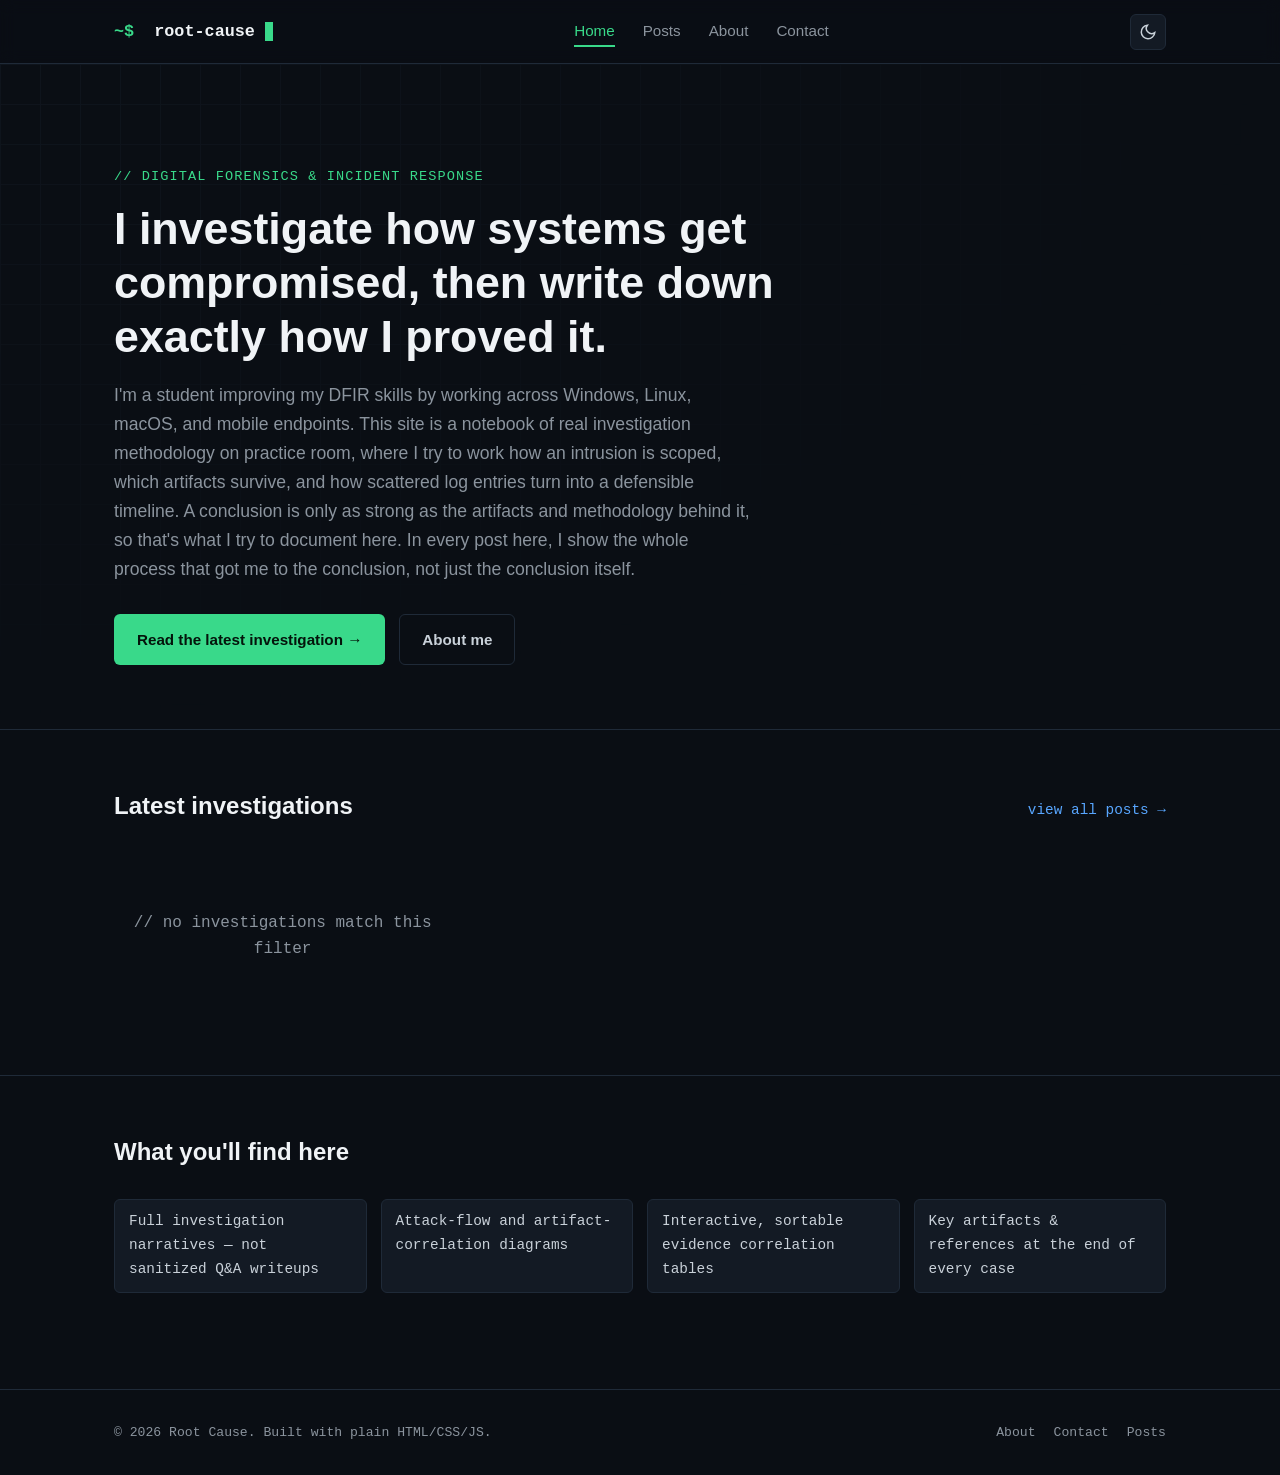
<file: index.html>
<!DOCTYPE html>
<html lang="en">
<head>
  <meta charset="UTF-8">
  <meta name="viewport" content="width=device-width, initial-scale=1.0">
  <title>Root Cause | Digital Forensics &amp; Incident Response</title>
  <meta name="description" content="Investigation write-ups in digital forensics and incident response: Windows, Linux, macOS, mobile, and email case studies.">
  <link rel="stylesheet" href="css/style.css">
  <link rel="stylesheet" href="css/syntax-highlight.css">
</head>
<body data-posts-json="posts.json">

  <header class="site-header">
    <div class="container">
      <a href="index.html" class="brand"><span class="prompt">~$</span>&nbsp;root-cause<span class="cursor"></span></a>
      <nav>
        <ul class="nav-links">
          <li><a href="index.html" class="active">Home</a></li>
          <li><a href="posts/index.html">Posts</a></li>
          <li><a href="about.html">About</a></li>
          <li><a href="contact.html">Contact</a></li>
        </ul>
      </nav>
      <div class="nav-actions">
        <button class="theme-toggle" data-theme-toggle aria-label="Toggle dark/light theme">
          <svg class="icon-moon" viewBox="0 0 24 24" fill="none" stroke="currentColor" stroke-width="2"><path d="M21 12.79A9 9 0 1111.21 3 7 7 0 0021 12.79z"/></svg>
          <svg class="icon-sun" viewBox="0 0 24 24" fill="none" stroke="currentColor" stroke-width="2"><circle cx="12" cy="12" r="5"/><path d="M12 1v2M12 21v2M4.22 4.22l1.42 1.42M18.36 18.36l1.42 1.42M1 12h2M21 12h2M4.22 19.78l1.42-1.42M18.36 5.64l1.42-1.42"/></svg>
        </button>
        <button class="nav-burger" data-nav-burger aria-label="Toggle menu">
          <svg viewBox="0 0 24 24" width="18" height="18" fill="none" stroke="currentColor" stroke-width="2"><path d="M3 12h18M3 6h18M3 18h18"/></svg>
        </button>
      </div>
    </div>
  </header>

  <div class="mobile-nav" data-mobile-nav>
    <ul>
      <li><a href="index.html">Home</a></li>
      <li><a href="posts/index.html">Posts</a></li>
      <li><a href="about.html">About</a></li>
      <li><a href="contact.html">Contact</a></li>
    </ul>
  </div>

  <main>
    <section class="hero">
      <div class="container">
        <p class="eyebrow">// digital forensics &amp; incident response</p>
        <h1>I investigate how systems get compromised, then write down exactly how I proved it.</h1>
        <p class="lede">
          I'm a student improving my DFIR skills by working across Windows, Linux, macOS, and mobile endpoints. This site is a
          notebook of real investigation methodology on practice room, where I try to work how an intrusion is scoped, which
          artifacts survive, and how scattered log entries turn into a defensible timeline.
          A conclusion is only as strong as the artifacts and methodology behind it, so that's what I try to document here. In every post here, I show the whole process that got me to the conclusion, not just the conclusion itself.
        </p>
        <div class="hero-actions">
          <a class="btn btn-primary" href="posts/2026-01-15-pass-the-hash-lateral-movement.html">Read the latest investigation →</a>
          <a class="btn btn-ghost" href="about.html">About me</a>
        </div>
      </div>
    </section>

    <section class="section">
      <div class="container">
        <div class="section-head">
          <h2>Latest investigations</h2>
          <a class="view-all" href="posts/index.html">view all posts →</a>
        </div>
        <div id="latest-posts" class="post-grid" data-limit="3">
          <p class="empty-state">// loading posts…</p>
        </div>
      </div>
    </section>

    <section class="section" style="border-top:1px solid var(--border);">
      <div class="container">
        <div class="section-head"><h2>What you'll find here</h2></div>
        <ul class="skill-list" style="display:grid;grid-template-columns:repeat(auto-fill,minmax(220px,1fr));gap:14px;">
          <li>Full investigation narratives — not sanitized Q&amp;A writeups</li>
          <li>Attack-flow and artifact-correlation diagrams</li>
          <li>Interactive, sortable evidence correlation tables</li>
          <li>Key artifacts &amp; references at the end of every case</li>
        </ul>
      </div>
    </section>
  </main>

  <footer class="site-footer">
    <div class="container">
      <span>© 2026 Root Cause. Built with plain HTML/CSS/JS.</span>
      <div class="footer-links">
        <a href="about.html">About</a>
        <a href="contact.html">Contact</a>
        <a href="posts/index.html">Posts</a>
      </div>
    </div>
  </footer>

  <script src="js/main.js"></script>
  <script src="js/filter.js"></script>
</body>
</html>
</file>
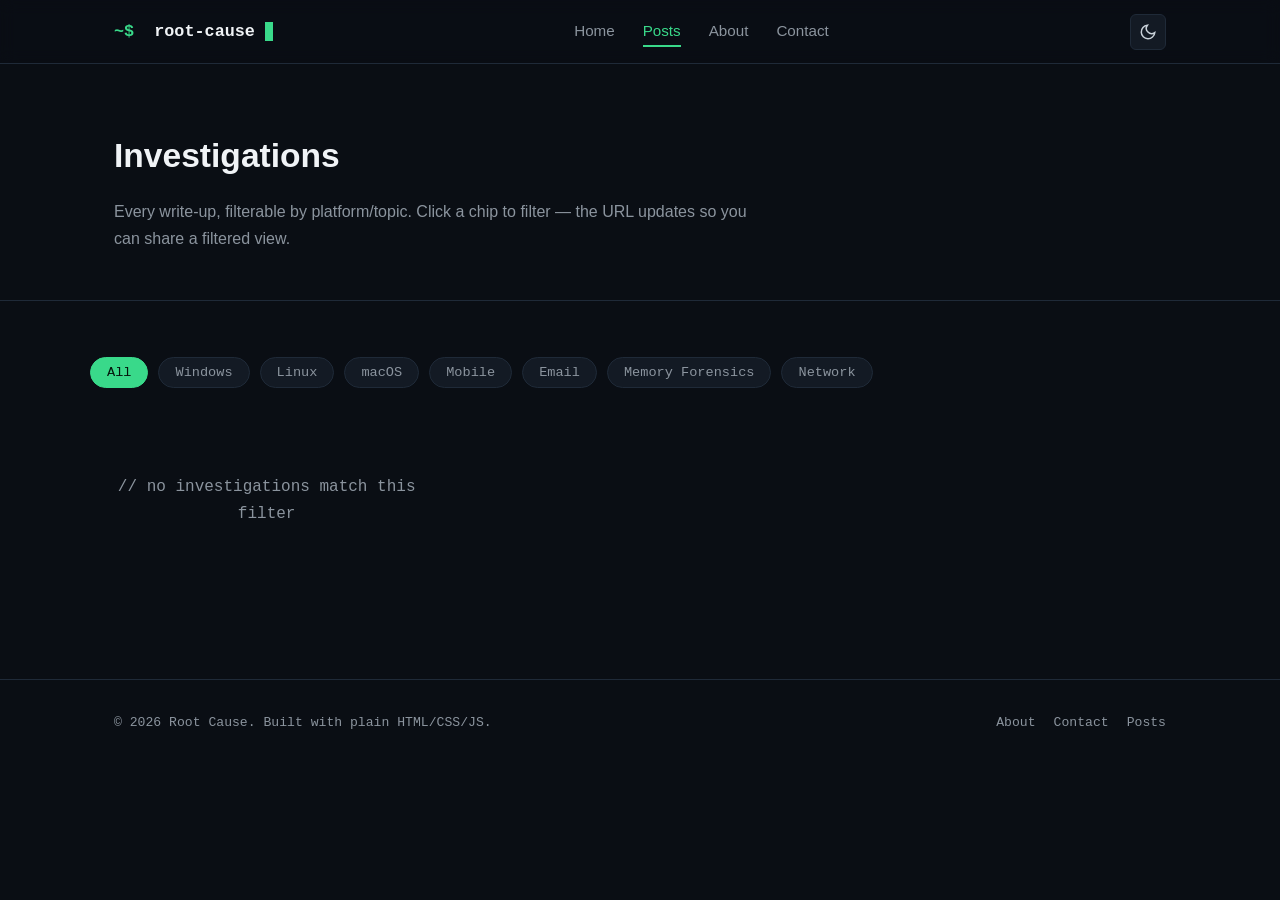
<file: posts/index.html>
<!DOCTYPE html>
<html lang="en">
<head>
  <meta charset="UTF-8">
  <meta name="viewport" content="width=device-width, initial-scale=1.0">
  <title>Posts | Root Cause</title>
  <meta name="description" content="All investigation write-ups, filterable by topic: Windows, Linux, macOS, Mobile, Email.">
  <link rel="stylesheet" href="../css/style.css">
  <link rel="stylesheet" href="../css/syntax-highlight.css">
</head>
<body data-posts-json="../posts.json">

  <header class="site-header">
    <div class="container">
      <a href="../index.html" class="brand"><span class="prompt">~$</span>&nbsp;root-cause<span class="cursor"></span></a>
      <nav>
        <ul class="nav-links">
          <li><a href="../index.html">Home</a></li>
          <li><a href="index.html" class="active">Posts</a></li>
          <li><a href="../about.html">About</a></li>
          <li><a href="../contact.html">Contact</a></li>
        </ul>
      </nav>
      <div class="nav-actions">
        <button class="theme-toggle" data-theme-toggle aria-label="Toggle dark/light theme">
          <svg class="icon-moon" viewBox="0 0 24 24" fill="none" stroke="currentColor" stroke-width="2"><path d="M21 12.79A9 9 0 1111.21 3 7 7 0 0021 12.79z"/></svg>
          <svg class="icon-sun" viewBox="0 0 24 24" fill="none" stroke="currentColor" stroke-width="2"><circle cx="12" cy="12" r="5"/><path d="M12 1v2M12 21v2M4.22 4.22l1.42 1.42M18.36 18.36l1.42 1.42M1 12h2M21 12h2M4.22 19.78l1.42-1.42M18.36 5.64l1.42-1.42"/></svg>
        </button>
        <button class="nav-burger" data-nav-burger aria-label="Toggle menu">
          <svg viewBox="0 0 24 24" width="18" height="18" fill="none" stroke="currentColor" stroke-width="2"><path d="M3 12h18M3 6h18M3 18h18"/></svg>
        </button>
      </div>
    </div>
  </header>

  <div class="mobile-nav" data-mobile-nav>
    <ul>
      <li><a href="../index.html">Home</a></li>
      <li><a href="index.html">Posts</a></li>
      <li><a href="../about.html">About</a></li>
      <li><a href="../contact.html">Contact</a></li>
    </ul>
  </div>

  <main>
    <div class="page-header">
      <div class="container">
        <h1>Investigations</h1>
        <p>Every write-up, filterable by platform/topic. Click a chip to filter — the URL updates so you can share a filtered view.</p>
      </div>
    </div>

    <div class="container section">
      <div class="filter-bar">
        <button class="filter-chip active" data-tag="all">All</button>
        <button class="filter-chip" data-tag="windows">Windows</button>
        <button class="filter-chip" data-tag="linux">Linux</button>
        <button class="filter-chip" data-tag="macos">macOS</button>
        <button class="filter-chip" data-tag="mobile">Mobile</button>
        <button class="filter-chip" data-tag="email">Email</button>
        <button class="filter-chip" data-tag="memory forensics">Memory Forensics</button>
        <button class="filter-chip" data-tag="network">Network</button>
      </div>

      <div id="post-grid" class="post-grid">
        <p class="empty-state">// loading posts…</p>
      </div>
    </div>
  </main>

  <footer class="site-footer">
    <div class="container">
      <span>© 2026 Root Cause. Built with plain HTML/CSS/JS.</span>
      <div class="footer-links">
        <a href="../about.html">About</a>
        <a href="../contact.html">Contact</a>
        <a href="index.html">Posts</a>
      </div>
    </div>
  </footer>

  <script src="../js/main.js"></script>
  <script src="../js/filter.js"></script>
</body>
</html>
</file>
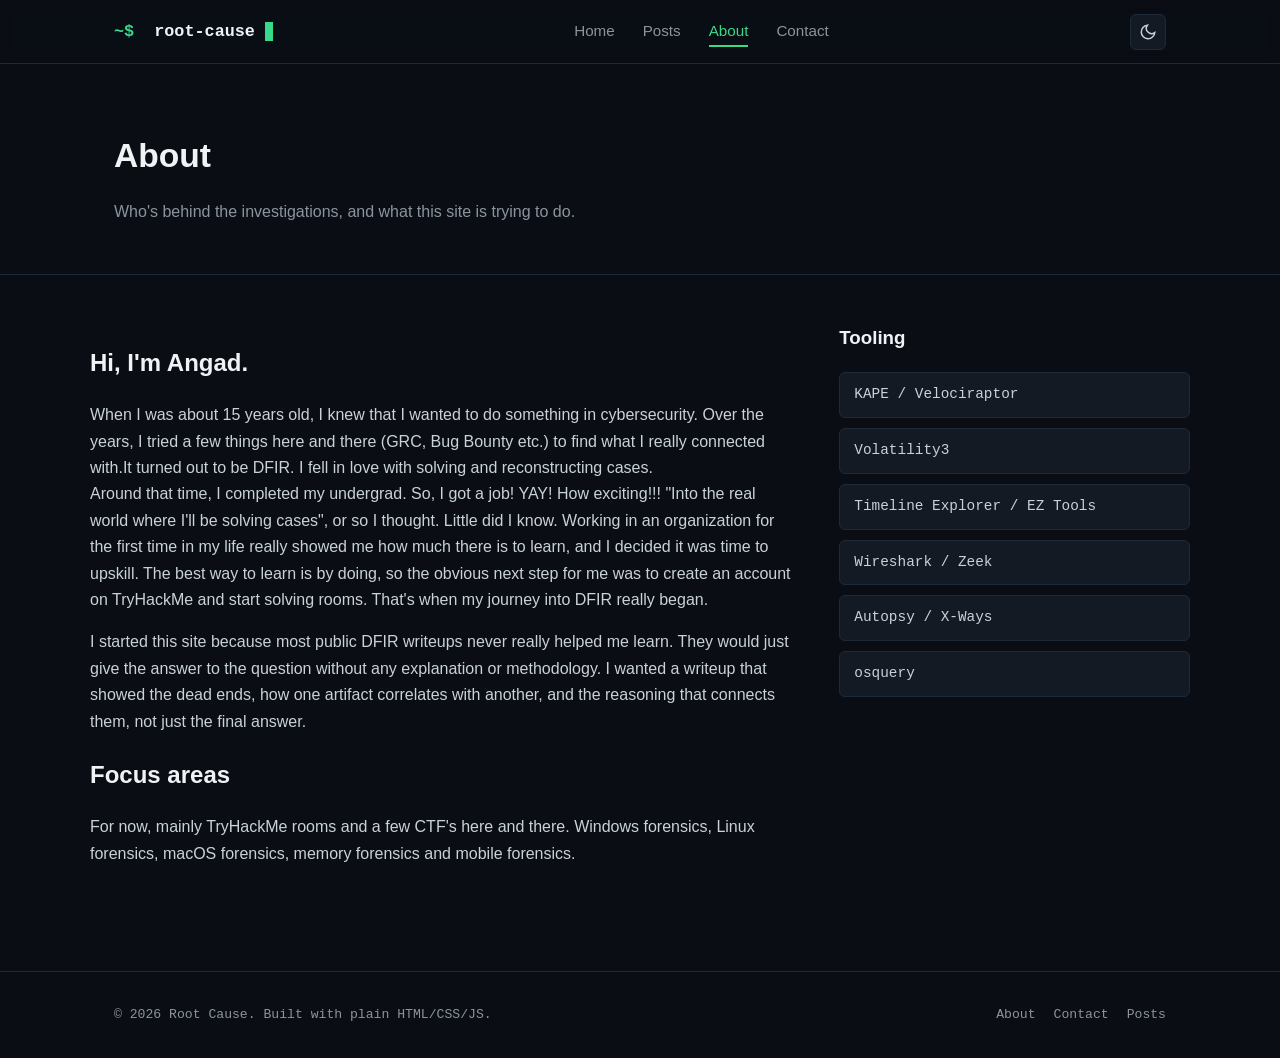
<file: about.html>
<!DOCTYPE html>
<html lang="en">
<head>
  <meta charset="UTF-8">
  <meta name="viewport" content="width=device-width, initial-scale=1.0">
  <title>About | Root Cause</title>
  <meta name="description" content="About the analyst behind Root Cause — background, tooling, and focus areas in DFIR.">
  <link rel="stylesheet" href="css/style.css">
  <link rel="stylesheet" href="css/syntax-highlight.css">
</head>
<body>

  <header class="site-header">
    <div class="container">
      <a href="index.html" class="brand"><span class="prompt">~$</span>&nbsp;root-cause<span class="cursor"></span></a>
      <nav>
        <ul class="nav-links">
          <li><a href="index.html">Home</a></li>
          <li><a href="posts/index.html">Posts</a></li>
          <li><a href="about.html" class="active">About</a></li>
          <li><a href="contact.html">Contact</a></li>
        </ul>
      </nav>
      <div class="nav-actions">
        <button class="theme-toggle" data-theme-toggle aria-label="Toggle dark/light theme">
          <svg class="icon-moon" viewBox="0 0 24 24" fill="none" stroke="currentColor" stroke-width="2"><path d="M21 12.79A9 9 0 1111.21 3 7 7 0 0021 12.79z"/></svg>
          <svg class="icon-sun" viewBox="0 0 24 24" fill="none" stroke="currentColor" stroke-width="2"><circle cx="12" cy="12" r="5"/><path d="M12 1v2M12 21v2M4.22 4.22l1.42 1.42M18.36 18.36l1.42 1.42M1 12h2M21 12h2M4.22 19.78l1.42-1.42M18.36 5.64l1.42-1.42"/></svg>
        </button>
        <button class="nav-burger" data-nav-burger aria-label="Toggle menu">
          <svg viewBox="0 0 24 24" width="18" height="18" fill="none" stroke="currentColor" stroke-width="2"><path d="M3 12h18M3 6h18M3 18h18"/></svg>
        </button>
      </div>
    </div>
  </header>

  <div class="mobile-nav" data-mobile-nav>
    <ul>
      <li><a href="index.html">Home</a></li>
      <li><a href="posts/index.html">Posts</a></li>
      <li><a href="about.html">About</a></li>
      <li><a href="contact.html">Contact</a></li>
    </ul>
  </div>

  <main>
    <div class="page-header">
      <div class="container">
        <h1>About</h1>
        <p>Who's behind the investigations, and what this site is trying to do.</p>
      </div>
    </div>

    <div class="container about-grid">
      <div class="reveal">
        <h2 style="color:var(--text-bright);">Hi, I'm Angad.</h2>
        <p>
         When I was about 15 years old, I knew that I wanted to do something in cybersecurity. Over the years, I tried a few things here and there (GRC, Bug Bounty etc.) to find what I really connected with.It turned out to be DFIR. I fell in love with solving and reconstructing cases. <br> Around that time, I completed my undergrad.
         So, I got a job! YAY! How exciting!!! "Into the real world where I'll be solving cases", or so I thought. Little did I know. Working in an organization for the first time in my life really showed me how much there is to learn, and I decided it was time to upskill. The best way to learn is by doing, so the obvious next step for me was to create an account on TryHackMe and start solving rooms. That's when my journey into DFIR really began.
        </p>
        <p>
         I started this site because most public DFIR writeups never really helped me learn. They would just give the answer to the question without any explanation or methodology. I wanted a writeup that showed the dead ends, how one artifact correlates with another, and the reasoning that connects them, not just the final answer.
        </p>

        <h2 style="color:var(--text-bright);">Focus areas</h2>
        <p>For now, mainly TryHackMe rooms and a few CTF's here and there.
           Windows forensics, Linux forensics, macOS forensics, memory forensics and mobile forensics. </p>
      </div>

      <div class="reveal">
        <h3 style="color:var(--text-bright); margin-top:0;">Tooling</h3>
        <ul class="skill-list">
          <li>KAPE / Velociraptor</li>
          <li>Volatility3</li>
          <li>Timeline Explorer / EZ Tools</li>
          <li>Wireshark / Zeek</li>
          <li>Autopsy / X-Ways</li>
          <li>osquery</li>
        </ul>
      </div>
    </div>
  </main>

  <footer class="site-footer">
    <div class="container">
      <span>© 2026 Root Cause. Built with plain HTML/CSS/JS.</span>
      <div class="footer-links">
        <a href="about.html">About</a>
        <a href="contact.html">Contact</a>
        <a href="posts/index.html">Posts</a>
      </div>
    </div>
  </footer>

  <script src="js/main.js"></script>
</body>
</html>
</file>
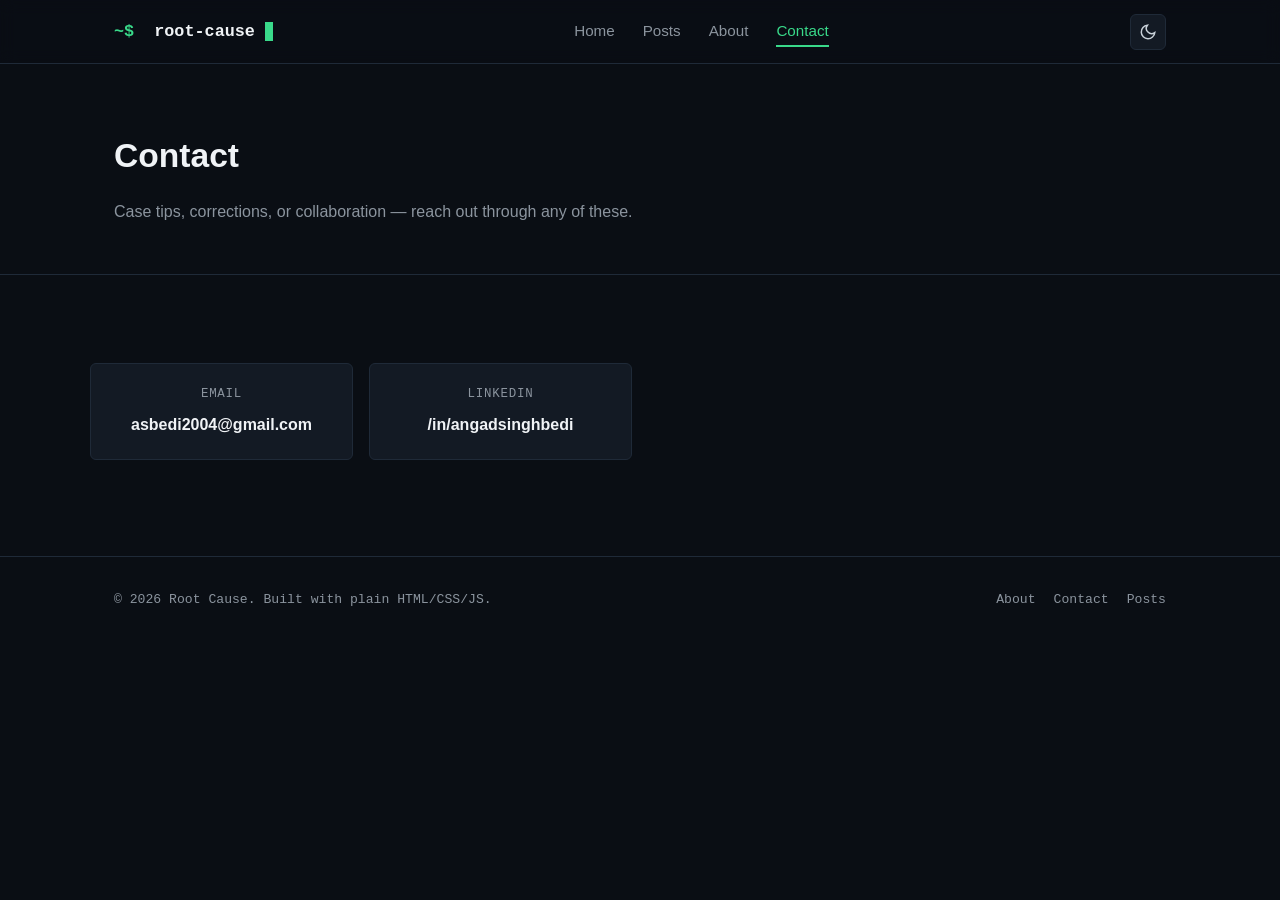
<file: contact.html>
<!DOCTYPE html>
<html lang="en">
<head>
  <meta charset="UTF-8">
  <meta name="viewport" content="width=device-width, initial-scale=1.0">
  <title>Contact | Root Cause</title>
  <meta name="description" content="Get in touch — email, GitHub, LinkedIn, and PGP key.">
  <link rel="stylesheet" href="css/style.css">
  <link rel="stylesheet" href="css/syntax-highlight.css">
</head>
<body>

  <header class="site-header">
    <div class="container">
      <a href="index.html" class="brand"><span class="prompt">~$</span>&nbsp;root-cause<span class="cursor"></span></a>
      <nav>
        <ul class="nav-links">
          <li><a href="index.html">Home</a></li>
          <li><a href="posts/index.html">Posts</a></li>
          <li><a href="about.html">About</a></li>
          <li><a href="contact.html" class="active">Contact</a></li>
        </ul>
      </nav>
      <div class="nav-actions">
        <button class="theme-toggle" data-theme-toggle aria-label="Toggle dark/light theme">
          <svg class="icon-moon" viewBox="0 0 24 24" fill="none" stroke="currentColor" stroke-width="2"><path d="M21 12.79A9 9 0 1111.21 3 7 7 0 0021 12.79z"/></svg>
          <svg class="icon-sun" viewBox="0 0 24 24" fill="none" stroke="currentColor" stroke-width="2"><circle cx="12" cy="12" r="5"/><path d="M12 1v2M12 21v2M4.22 4.22l1.42 1.42M18.36 18.36l1.42 1.42M1 12h2M21 12h2M4.22 19.78l1.42-1.42M18.36 5.64l1.42-1.42"/></svg>
        </button>
        <button class="nav-burger" data-nav-burger aria-label="Toggle menu">
          <svg viewBox="0 0 24 24" width="18" height="18" fill="none" stroke="currentColor" stroke-width="2"><path d="M3 12h18M3 6h18M3 18h18"/></svg>
        </button>
      </div>
    </div>
  </header>

  <div class="mobile-nav" data-mobile-nav>
    <ul>
      <li><a href="index.html">Home</a></li>
      <li><a href="posts/index.html">Posts</a></li>
      <li><a href="about.html">About</a></li>
      <li><a href="contact.html">Contact</a></li>
    </ul>
  </div>

  <main>
    <div class="page-header">
      <div class="container">
        <h1>Contact</h1>
        <p>Case tips, corrections, or collaboration — reach out through any of these.</p>
      </div>
    </div>

    <div class="container section">
      <div class="contact-methods">
        <a class="contact-card reveal" href="mailto:asbedi2004@gmail.com">
          <div class="label">Email</div>
          <div class="value">asbedi2004@gmail.com</div>
        </a>
        <a class="contact-card reveal" href="https://linkedin.com/in/angadsinghbedi" target="_blank" rel="noopener">
          <div class="label">LinkedIn</div>
          <div class="value">/in/angadsinghbedi </div>
        </a>
      </div>

  </main>

  <footer class="site-footer">
    <div class="container">
      <span>© 2026 Root Cause. Built with plain HTML/CSS/JS.</span>
      <div class="footer-links">
        <a href="about.html">About</a>
        <a href="contact.html">Contact</a>
        <a href="posts/index.html">Posts</a>
      </div>
    </div>
  </footer>

  <script src="js/main.js"></script>
  <script src="js/highlight.js"></script>
</body>
</html>
</file>
<file: css/style.css>
/* ==========================================================================
   DFIR Blog — core stylesheet
   No external fonts/CDNs: system font stack only, for fast/offline loads.
   ========================================================================== */

:root {
  --bg: #0a0e14;
  --bg-elevated: #111721;
  --bg-card: #131a24;
  --border: #1f2a38;
  --text: #c9d1d9;
  --text-dim: #8b949e;
  --text-bright: #f0f3f6;
  --accent: #39d98a;
  --accent-dim: #23a466;
  --accent-2: #58a6ff;
  --danger: #f85149;
  --warning: #d29922;
  --code-bg: #0d1117;
  --shadow: 0 4px 24px rgba(0, 0, 0, 0.4);
  --font-body: -apple-system, BlinkMacSystemFont, "Segoe UI", Roboto, "Helvetica Neue", Arial, sans-serif;
  --font-mono: ui-monospace, SFMono-Regular, "Cascadia Code", Consolas, "Liberation Mono", Menlo, monospace;
  --radius: 6px;
  --max-width: 1100px;
  --header-h: 64px;
}

[data-theme="light"] {
  --bg: #f6f8fa;
  --bg-elevated: #ffffff;
  --bg-card: #ffffff;
  --border: #d0d7de;
  --text: #1f2328;
  --text-dim: #57606a;
  --text-bright: #0a0e14;
  --accent: #1a7f4e;
  --accent-dim: #146b41;
  --accent-2: #0969da;
  --danger: #cf222e;
  --warning: #9a6700;
  --code-bg: #f6f8fa;
  --shadow: 0 4px 24px rgba(140, 149, 159, 0.2);
}

* { box-sizing: border-box; }

html {
  scroll-behavior: smooth;
}

body {
  margin: 0;
  background: var(--bg);
  color: var(--text);
  font-family: var(--font-body);
  font-size: 16px;
  line-height: 1.65;
  transition: background 0.25s ease, color 0.25s ease;
}

img { max-width: 100%; display: block; }

a { color: var(--accent-2); text-decoration: none; }
a:hover { text-decoration: underline; }

.container {
  max-width: var(--max-width);
  margin: 0 auto;
  padding: 0 24px;
}

/* ---------- Header / Nav ---------- */

.site-header {
  position: sticky;
  top: 0;
  z-index: 100;
  height: var(--header-h);
  display: flex;
  align-items: center;
  background: rgba(10, 14, 20, 0.85);
  backdrop-filter: blur(8px);
  border-bottom: 1px solid var(--border);
}

[data-theme="light"] .site-header {
  background: rgba(246, 248, 250, 0.85);
}

.site-header .container {
  display: flex;
  align-items: center;
  justify-content: space-between;
  width: 100%;
}

.brand {
  display: flex;
  align-items: center;
  gap: 10px;
  font-family: var(--font-mono);
  font-weight: 600;
  font-size: 1.05rem;
  color: var(--text-bright);
}

.brand .prompt {
  color: var(--accent);
}

.brand .cursor {
  display: inline-block;
  width: 8px;
  height: 1.1em;
  background: var(--accent);
  animation: blink 1.1s steps(1) infinite;
  vertical-align: text-bottom;
}

@keyframes blink {
  0%, 49% { opacity: 1; }
  50%, 100% { opacity: 0; }
}

.nav-links {
  display: flex;
  align-items: center;
  gap: 28px;
  list-style: none;
  margin: 0;
  padding: 0;
}

.nav-links a {
  color: var(--text-dim);
  font-size: 0.95rem;
  font-weight: 500;
  position: relative;
  padding: 4px 0;
}

.nav-links a:hover,
.nav-links a.active {
  color: var(--accent);
  text-decoration: none;
}

.nav-links a.active::after {
  content: "";
  position: absolute;
  left: 0; right: 0; bottom: -4px;
  height: 2px;
  background: var(--accent);
}

.nav-actions {
  display: flex;
  align-items: center;
  gap: 14px;
}

.theme-toggle, .nav-burger {
  background: var(--bg-card);
  border: 1px solid var(--border);
  color: var(--text);
  border-radius: var(--radius);
  width: 36px;
  height: 36px;
  display: flex;
  align-items: center;
  justify-content: center;
  cursor: pointer;
  transition: border-color 0.2s ease, transform 0.15s ease;
}

.theme-toggle:hover, .nav-burger:hover {
  border-color: var(--accent);
  transform: translateY(-1px);
}

.icon-sun, .icon-moon { display: none; width: 18px; height: 18px; }
[data-theme="light"] .icon-sun { display: block; }
:root:not([data-theme="light"]) .icon-moon { display: block; }

.nav-burger { display: none; }

/* ---------- Hero ---------- */

.hero {
  padding: 88px 0 64px;
  border-bottom: 1px solid var(--border);
  position: relative;
  overflow: hidden;
}

.hero::before {
  content: "";
  position: absolute;
  inset: 0;
  background-image:
    linear-gradient(var(--border) 1px, transparent 1px),
    linear-gradient(90deg, var(--border) 1px, transparent 1px);
  background-size: 40px 40px;
  opacity: 0.25;
  mask-image: radial-gradient(ellipse at top left, black, transparent 70%);
  pointer-events: none;
}

.hero .container { position: relative; }

.eyebrow {
  font-family: var(--font-mono);
  color: var(--accent);
  font-size: 0.85rem;
  letter-spacing: 0.08em;
  text-transform: uppercase;
  margin-bottom: 14px;
}

.hero h1 {
  font-size: clamp(1.9rem, 4vw, 2.8rem);
  line-height: 1.2;
  color: var(--text-bright);
  margin: 0 0 18px;
  max-width: 760px;
}

.hero p.lede {
  font-size: 1.1rem;
  color: var(--text-dim);
  max-width: 640px;
  margin: 0 0 30px;
}

.btn {
  display: inline-flex;
  align-items: center;
  gap: 8px;
  padding: 12px 22px;
  border-radius: var(--radius);
  font-weight: 600;
  font-size: 0.95rem;
  border: 1px solid transparent;
  cursor: pointer;
  transition: transform 0.15s ease, box-shadow 0.15s ease, background 0.15s ease;
}

.btn:hover { text-decoration: none; transform: translateY(-2px); }

.btn-primary {
  background: var(--accent);
  color: #04140b;
}
.btn-primary:hover { box-shadow: 0 6px 20px rgba(57, 217, 138, 0.35); }

.btn-ghost {
  background: transparent;
  border-color: var(--border);
  color: var(--text);
}
.btn-ghost:hover { border-color: var(--accent); color: var(--accent); }

.hero-actions { display: flex; gap: 14px; flex-wrap: wrap; }

/* ---------- Section headings ---------- */

.section {
  padding: 56px 0;
}

.section-head {
  display: flex;
  align-items: baseline;
  justify-content: space-between;
  margin-bottom: 28px;
  flex-wrap: wrap;
  gap: 12px;
}

.section-head h2 {
  font-size: 1.5rem;
  color: var(--text-bright);
  margin: 0;
}

.section-head .view-all {
  font-family: var(--font-mono);
  font-size: 0.9rem;
}

/* ---------- Post cards / grid ---------- */

.post-grid {
  display: grid;
  grid-template-columns: repeat(auto-fill, minmax(300px, 1fr));
  gap: 20px;
}

.post-card {
  background: var(--bg-card);
  border: 1px solid var(--border);
  border-radius: var(--radius);
  padding: 22px;
  display: flex;
  flex-direction: column;
  gap: 12px;
  transition: border-color 0.2s ease, transform 0.2s ease, box-shadow 0.2s ease;
  opacity: 0;
  transform: translateY(14px);
}

.post-card.in-view {
  opacity: 1;
  transform: translateY(0);
}

.post-card:hover {
  border-color: var(--accent);
  transform: translateY(-3px);
  box-shadow: var(--shadow);
}

.post-card .meta-row {
  display: flex;
  align-items: center;
  gap: 10px;
  font-family: var(--font-mono);
  font-size: 0.78rem;
  color: var(--text-dim);
}

.post-card h3 {
  margin: 0;
  font-size: 1.15rem;
  color: var(--text-bright);
}

.post-card h3 a { color: inherit; }

.post-card p {
  margin: 0;
  color: var(--text-dim);
  font-size: 0.92rem;
  flex: 1;
}

.tag-row {
  display: flex;
  flex-wrap: wrap;
  gap: 6px;
}

.tag {
  font-family: var(--font-mono);
  font-size: 0.72rem;
  padding: 3px 9px;
  border-radius: 999px;
  border: 1px solid var(--border);
  color: var(--text-dim);
}

.badge {
  font-family: var(--font-mono);
  font-size: 0.72rem;
  padding: 3px 9px;
  border-radius: 999px;
  font-weight: 600;
  text-transform: uppercase;
  letter-spacing: 0.03em;
}

.badge-beginner { background: rgba(57, 217, 138, 0.15); color: var(--accent); }
.badge-intermediate { background: rgba(210, 153, 34, 0.15); color: var(--warning); }
.badge-advanced { background: rgba(248, 81, 73, 0.15); color: var(--danger); }

/* ---------- Filters (posts index) ---------- */

.filter-bar {
  display: flex;
  flex-wrap: wrap;
  gap: 10px;
  margin-bottom: 30px;
}

.filter-chip {
  font-family: var(--font-mono);
  font-size: 0.85rem;
  background: var(--bg-card);
  border: 1px solid var(--border);
  color: var(--text-dim);
  padding: 7px 16px;
  border-radius: 999px;
  cursor: pointer;
  transition: all 0.15s ease;
}

.filter-chip:hover { border-color: var(--accent); color: var(--text); }

.filter-chip.active {
  background: var(--accent);
  border-color: var(--accent);
  color: #04140b;
}

.empty-state {
  color: var(--text-dim);
  font-family: var(--font-mono);
  padding: 40px 0;
  text-align: center;
}

/* ---------- Article ---------- */

.article-header {
  padding: 56px 0 32px;
  border-bottom: 1px solid var(--border);
}

.article-header h1 {
  font-size: clamp(1.6rem, 3.4vw, 2.3rem);
  color: var(--text-bright);
  margin: 14px 0;
}

.frontmatter {
  display: flex;
  flex-wrap: wrap;
  gap: 10px 24px;
  font-family: var(--font-mono);
  font-size: 0.85rem;
  color: var(--text-dim);
  margin: 18px 0;
}

.frontmatter .fm-item strong {
  color: var(--text);
  font-weight: 600;
}

.killchain-box {
  background: var(--bg-card);
  border-left: 3px solid var(--accent);
  border-radius: 0 var(--radius) var(--radius) 0;
  padding: 16px 20px;
  margin-top: 20px;
  font-size: 0.98rem;
}

.killchain-box .label {
  font-family: var(--font-mono);
  color: var(--accent);
  font-size: 0.75rem;
  text-transform: uppercase;
  letter-spacing: 0.08em;
  display: block;
  margin-bottom: 6px;
}

.article-body-wrap {
  display: grid;
  grid-template-columns: minmax(0, 1fr) 240px;
  gap: 48px;
  padding: 40px 0 80px;
  align-items: start;
}

.article-body {
  max-width: 720px;
  font-size: 1.03rem;
}

.article-body h2 {
  color: var(--text-bright);
  font-size: 1.4rem;
  margin: 44px 0 16px;
  scroll-margin-top: 84px;
}

.article-body h3 {
  color: var(--text-bright);
  font-size: 1.15rem;
  margin: 34px 0 12px;
  scroll-margin-top: 84px;
}

.article-body p { margin: 0 0 18px; color: var(--text); }
.article-body ul, .article-body ol { margin: 0 0 18px; padding-left: 24px; color: var(--text); }
.article-body li { margin-bottom: 6px; }
.article-body blockquote {
  margin: 20px 0;
  padding: 4px 18px;
  border-left: 3px solid var(--border);
  color: var(--text-dim);
  font-style: italic;
}

.article-body figure {
  margin: 28px 0;
}

.article-body figcaption {
  font-size: 0.85rem;
  color: var(--text-dim);
  margin-top: 10px;
  text-align: center;
  font-family: var(--font-mono);
}

.article-body figure img, .article-body figure svg {
  border: 1px solid var(--border);
  border-radius: var(--radius);
  background: var(--code-bg);
}

.diagram-wrap {
  background: var(--bg-card);
  border: 1px solid var(--border);
  border-radius: var(--radius);
  padding: 20px;
  margin: 28px 0;
  overflow-x: auto;
}

/* ---------- Code blocks ---------- */

pre {
  background: var(--code-bg);
  border: 1px solid var(--border);
  border-radius: var(--radius);
  padding: 16px 18px;
  overflow-x: auto;
  margin: 20px 0;
  position: relative;
}

pre code {
  font-family: var(--font-mono);
  font-size: 0.88rem;
  line-height: 1.6;
  color: var(--text);
}

code {
  font-family: var(--font-mono);
  background: var(--code-bg);
  padding: 2px 6px;
  border-radius: 4px;
  font-size: 0.88em;
}

pre code { background: none; padding: 0; }

.code-label {
  position: absolute;
  top: 0;
  right: 0;
  font-family: var(--font-mono);
  font-size: 0.7rem;
  color: var(--text-dim);
  background: var(--bg-elevated);
  border: 1px solid var(--border);
  border-top: none;
  border-right: none;
  border-radius: 0 6px 0 6px;
  padding: 3px 10px;
  text-transform: uppercase;
  letter-spacing: 0.05em;
}

/* ---------- Reconstructed timeline ---------- */
/* A borderless rail, not a boxed widget — the timeline reads as part of
   the article, not a separate panel dropped into it. */

.timeline-section ol {
  list-style: none;
  margin: 0;
  padding: 0;
  border-left: 1px solid var(--border);
}

.timeline-section li {
  display: grid;
  gap: 3px 16px;
  grid-template-columns: 1fr;
  padding: 13px 0 13px 20px;
  position: relative;
}

.timeline-section li::before {
  content: "";
  position: absolute;
  left: -3.5px;
  top: 21px;
  width: 6px;
  height: 6px;
  background: var(--accent);
  border-radius: 50%;
}

/* Marks the events where the investigation's severity actually escalates
   (credential theft, exfil, C2) — a deliberate color break in an
   otherwise uniform rail, not decoration. */
.timeline-section li.critical::before { background: var(--danger); }
.timeline-section li.critical .tl-time { color: var(--danger); }

@media (min-width: 46rem) {
  .timeline-section li {
    grid-template-columns: 10rem minmax(0, 1fr) 14rem;
    align-items: baseline;
  }
}

.tl-time {
  font-family: var(--font-mono);
  font-size: 0.82rem;
  color: var(--accent);
}

.tl-event { color: var(--text); font-size: 1rem; }

.tl-source {
  font-family: var(--font-mono);
  font-size: 0.75rem;
  color: var(--text-dim);
  word-break: break-word;
}

/* ---------- Evidence / artifact correlation table ---------- */
/* Same principle: a plain table that sits in the page flow — row-rule
   dividers only, no card, no shaded header band. */

.ev-controls {
  display: flex;
  flex-wrap: wrap;
  gap: 12px 20px;
  align-items: end;
  margin-bottom: 24px;
}

.ev-search {
  display: flex;
  flex-direction: column;
  gap: 6px;
}

.ev-search span {
  font-family: var(--font-mono);
  font-size: 0.72rem;
  color: var(--text-dim);
  text-transform: uppercase;
  letter-spacing: 0.05em;
}

#ev-q {
  background: var(--bg-card);
  border: 1px solid var(--border);
  color: var(--text);
  font-family: var(--font-mono);
  font-size: 0.85rem;
  padding: 9px 12px;
  border-radius: var(--radius);
  min-width: 15rem;
}

#ev-q:focus { outline: 1px solid var(--accent); }

.ev-controls .filter-bar { margin: 0; }

/* The article column is capped at 720px for prose readability, which is
   too narrow for 5 text-heavy columns — cramming them in forced every
   cell into a squeeze-wrap. Instead the table gets a min-width wider
   than that column and scrolls horizontally (desktop/tablet only —
   the media query below swaps to stacked cards on phones, where
   scrolling a wide table sideways is the worse of the two options). */
.ev-table-scroll { overflow-x: auto; padding-bottom: 2px; }

table.ev-table {
  width: 100%;
  min-width: 820px;
  border-collapse: collapse;
  font-size: 0.92rem;
}

table.ev-table th {
  text-align: left;
  font-family: var(--font-mono);
  font-size: 0.72rem;
  text-transform: uppercase;
  letter-spacing: 0.04em;
  color: var(--text-dim);
  border-top: 1px solid var(--border);
  border-bottom: 1px solid var(--border);
  padding: 10px 18px 10px 0;
  vertical-align: bottom;
}

table.ev-table td {
  padding: 14px 18px 14px 0;
  border-bottom: 1px solid var(--border);
  vertical-align: top;
  line-height: 1.5;
  transition: background 0.12s ease;
}

table.ev-table tbody tr:hover td { background: rgba(57, 217, 138, 0.05); }
table.ev-table tbody tr:last-child td { border-bottom: none; }

table.ev-table td.mono {
  font-family: var(--font-mono);
  font-size: 0.84rem;
  word-break: break-word;
}

table.ev-table td.limit { color: var(--text-dim); }

table.ev-table tr[hidden] { display: none; }

.conf {
  font-family: var(--font-mono);
  font-size: 0.72rem;
  border: 1px solid;
  padding: 3px 8px;
  border-radius: 3px;
  white-space: nowrap;
}

.conf-high   { color: var(--accent);  border-color: rgba(57, 217, 138, 0.4); }
.conf-medium { color: var(--warning); border-color: rgba(210, 153, 34, 0.4); }
.conf-low    { color: var(--danger);  border-color: rgba(248, 81, 73, 0.4); }

.ev-empty {
  padding: 18px 0;
  color: var(--text-dim);
  font-family: var(--font-mono);
  font-size: 0.85rem;
}

@media (max-width: 46rem) {
  table.ev-table, table.ev-table tbody, table.ev-table tr, table.ev-table td { display: block; width: 100%; min-width: 0; }
  .ev-table-scroll { overflow-x: visible; }
  table.ev-table thead { display: none; }
  table.ev-table tr { border-bottom: 1px solid var(--border); padding: 16px 0; }
  table.ev-table td { border: 0; padding: 4px 0; }
  table.ev-table td::before {
    content: attr(data-label) ": ";
    color: var(--text-dim);
    font-family: var(--font-mono);
    font-size: 0.7rem;
  }
}

/* ---------- Key learnings ---------- */

.learnings-box {
  background: var(--bg-card);
  border: 1px solid var(--border);
  border-radius: var(--radius);
  padding: 26px 28px;
  margin-top: 40px;
}

.learnings-box h2 {
  margin-top: 0 !important;
}

.learnings-box ul { padding-left: 20px; }

.artifact-ref-grid {
  display: grid;
  grid-template-columns: repeat(auto-fill, minmax(200px, 1fr));
  gap: 10px;
  margin-top: 14px;
}

.artifact-ref-grid .ref-item {
  font-family: var(--font-mono);
  font-size: 0.82rem;
  background: var(--code-bg);
  border: 1px solid var(--border);
  border-radius: var(--radius);
  padding: 10px 12px;
  color: var(--text-dim);
}

.artifact-ref-grid .ref-item strong { color: var(--accent); display: block; margin-bottom: 3px; }

/* ---------- TOC sidebar ---------- */

.toc-sidebar {
  position: sticky;
  top: 84px;
}

.toc-sidebar .toc-title {
  font-family: var(--font-mono);
  font-size: 0.75rem;
  text-transform: uppercase;
  letter-spacing: 0.08em;
  color: var(--text-dim);
  margin-bottom: 12px;
}

#toc-list {
  list-style: none;
  margin: 0;
  padding: 0;
  border-left: 1px solid var(--border);
}

#toc-list li a {
  display: block;
  padding: 6px 0 6px 16px;
  margin-left: -1px;
  border-left: 2px solid transparent;
  color: var(--text-dim);
  font-size: 0.88rem;
}

#toc-list li.level-3 a { padding-left: 30px; font-size: 0.83rem; }

#toc-list li a:hover { color: var(--text); text-decoration: none; }

#toc-list li a.active {
  color: var(--accent);
  border-left-color: var(--accent);
}

/* ---------- Post footer nav ---------- */

.post-footer-nav {
  border-top: 1px solid var(--border);
  padding-top: 24px;
  margin-top: 48px;
  display: flex;
  justify-content: space-between;
  align-items: center;
  flex-wrap: wrap;
  gap: 16px;
}

.post-footer-nav .back-link {
  font-family: var(--font-mono);
  font-size: 0.9rem;
}

/* ---------- About / Contact ---------- */

.page-header {
  padding: 64px 0 32px;
  border-bottom: 1px solid var(--border);
}

.page-header h1 { color: var(--text-bright); font-size: 2.1rem; margin: 0 0 12px; }
.page-header p { color: var(--text-dim); max-width: 640px; }

.about-grid {
  display: grid;
  grid-template-columns: 2fr 1fr;
  gap: 48px;
  padding: 48px 0;
}

.skill-list { list-style: none; padding: 0; margin: 0; display: flex; flex-direction: column; gap: 10px; }
.skill-list li {
  font-family: var(--font-mono);
  font-size: 0.9rem;
  padding: 10px 14px;
  background: var(--bg-card);
  border: 1px solid var(--border);
  border-radius: var(--radius);
}

.contact-methods {
  display: grid;
  grid-template-columns: repeat(auto-fill, minmax(220px, 1fr));
  gap: 16px;
  margin-top: 32px;
}

.contact-card {
  background: var(--bg-card);
  border: 1px solid var(--border);
  border-radius: var(--radius);
  padding: 20px;
  text-align: center;
  transition: border-color 0.2s ease, transform 0.2s ease;
}

.contact-card:hover { border-color: var(--accent); transform: translateY(-2px); }
.contact-card .label { font-family: var(--font-mono); font-size: 0.78rem; color: var(--text-dim); text-transform: uppercase; letter-spacing: 0.06em; }
.contact-card .value { margin-top: 8px; font-weight: 600; color: var(--text-bright); }

/* ---------- Footer ---------- */

.site-footer {
  border-top: 1px solid var(--border);
  padding: 32px 0;
  margin-top: 40px;
}

.site-footer .container {
  display: flex;
  justify-content: space-between;
  align-items: center;
  flex-wrap: wrap;
  gap: 12px;
  font-family: var(--font-mono);
  font-size: 0.82rem;
  color: var(--text-dim);
}

.site-footer a { color: var(--text-dim); }
.site-footer a:hover { color: var(--accent); }

.footer-links { display: flex; gap: 18px; }

/* ---------- Scroll reveal ---------- */

.reveal {
  opacity: 0;
  transform: translateY(16px);
  transition: opacity 0.6s ease, transform 0.6s ease;
}
.reveal.in-view { opacity: 1; transform: translateY(0); }

/* ---------- Responsive ---------- */

@media (max-width: 860px) {
  .article-body-wrap { grid-template-columns: 1fr; }
  .toc-sidebar { display: none; }
  .about-grid { grid-template-columns: 1fr; }
}

@media (max-width: 720px) {
  .nav-links { display: none; }
  .nav-burger { display: flex; }
  .hero { padding: 56px 0 40px; }
}

@media (max-width: 480px) {
  .frontmatter { flex-direction: column; gap: 8px; }
}
</file>
<file: css/syntax-highlight.css>
/* Token colors for js/highlight.js (self-hosted, no CDN highlighter) */

.tok-keyword   { color: #ff7b72; }
.tok-string    { color: #a5d6ff; }
.tok-number    { color: #79c0ff; }
.tok-comment   { color: #8b949e; font-style: italic; }
.tok-function  { color: #d2a8ff; }
.tok-flag      { color: #ffa657; }
.tok-variable  { color: #79c0ff; }
.tok-operator  { color: #ff7b72; }
.tok-punct     { color: #8b949e; }
.tok-ip        { color: #39d98a; }
.tok-hash      { color: #d29922; }

[data-theme="light"] .tok-keyword   { color: #cf222e; }
[data-theme="light"] .tok-string    { color: #0a3069; }
[data-theme="light"] .tok-number    { color: #0550ae; }
[data-theme="light"] .tok-comment   { color: #6e7781; }
[data-theme="light"] .tok-function  { color: #8250df; }
[data-theme="light"] .tok-flag      { color: #953800; }
[data-theme="light"] .tok-variable  { color: #0550ae; }
[data-theme="light"] .tok-operator  { color: #cf222e; }
[data-theme="light"] .tok-ip        { color: #1a7f4e; }
[data-theme="light"] .tok-hash      { color: #9a6700; }

/* mobile nav drawer */
.mobile-nav {
  display: none;
  position: fixed;
  inset: var(--header-h) 0 0 0;
  background: var(--bg);
  z-index: 99;
  padding: 24px;
  border-top: 1px solid var(--border);
}
.mobile-nav.open { display: block; }
.mobile-nav ul { list-style: none; padding: 0; margin: 0; display: flex; flex-direction: column; gap: 4px; }
.mobile-nav a {
  display: block;
  padding: 14px 4px;
  font-size: 1.1rem;
  color: var(--text);
  border-bottom: 1px solid var(--border);
}
</file>
